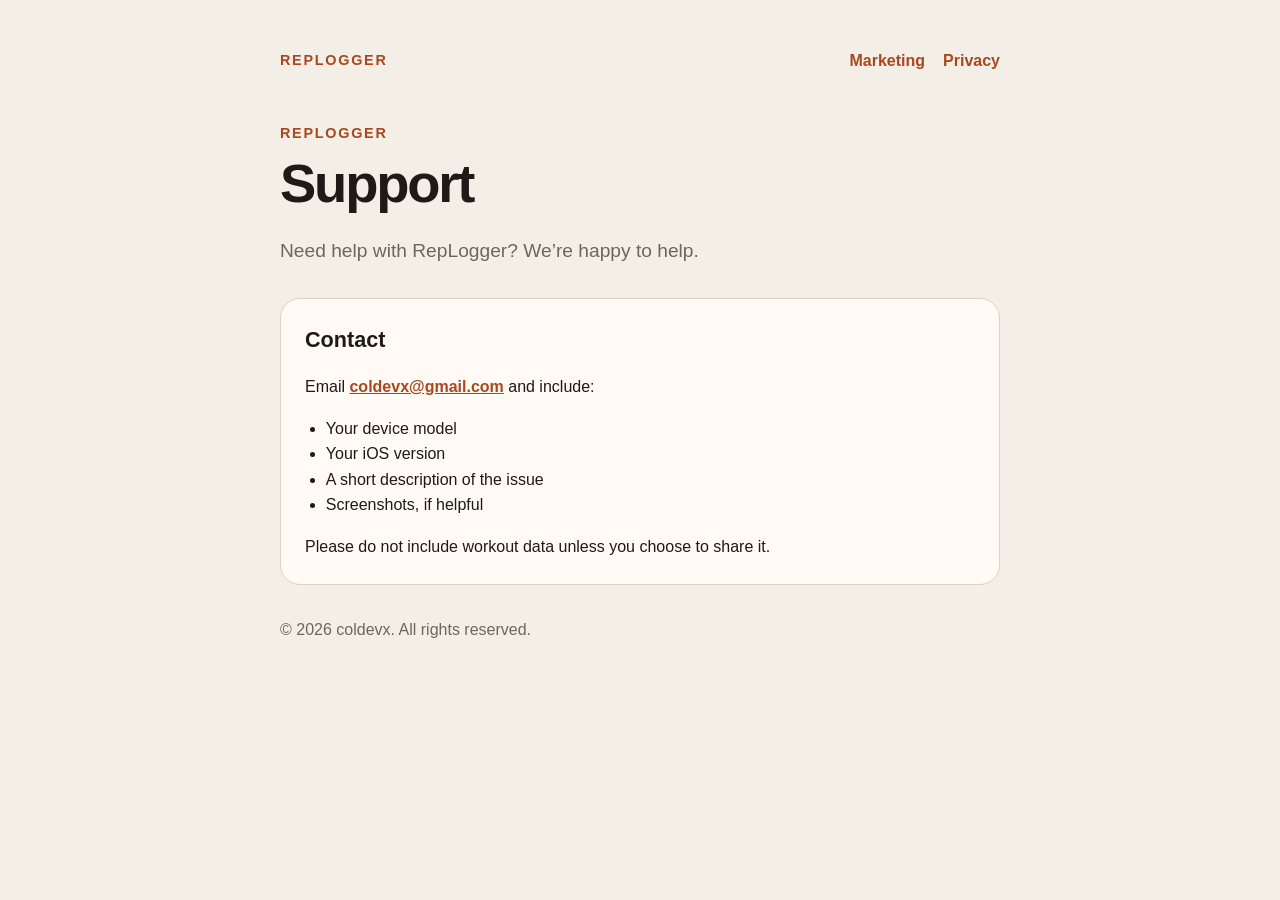
<file: index.html>
<!doctype html>
<html lang="en">
  <head>
    <meta charset="utf-8" />
    <meta name="viewport" content="width=device-width, initial-scale=1" />
    <meta
      name="description"
      content="Support and contact information for the RepLogger strength-training app."
    />
    <title>RepLogger Support</title>
    <link rel="stylesheet" href="styles.css" />
  </head>
  <body>
    <main class="compact">
      <nav aria-label="Primary navigation">
        <a class="brand" href="./">RepLogger</a>
        <div class="nav-links">
          <a href="marketing/">Marketing</a>
          <a href="privacy/">Privacy</a>
        </div>
      </nav>

      <p class="eyebrow">RepLogger</p>
      <h1>Support</h1>
      <p class="intro">Need help with RepLogger? We’re happy to help.</p>

      <section class="card" aria-labelledby="contact-heading">
        <h2 id="contact-heading">Contact</h2>
        <p>
          Email <a href="mailto:coldevx@gmail.com">coldevx@gmail.com</a> and
          include:
        </p>
        <ul>
          <li>Your device model</li>
          <li>Your iOS version</li>
          <li>A short description of the issue</li>
          <li>Screenshots, if helpful</li>
        </ul>
        <p>
          Please do not include workout data unless you choose to share it.
        </p>
      </section>

      <footer><p>© 2026 coldevx. All rights reserved.</p></footer>
    </main>
  </body>
</html>
</file>
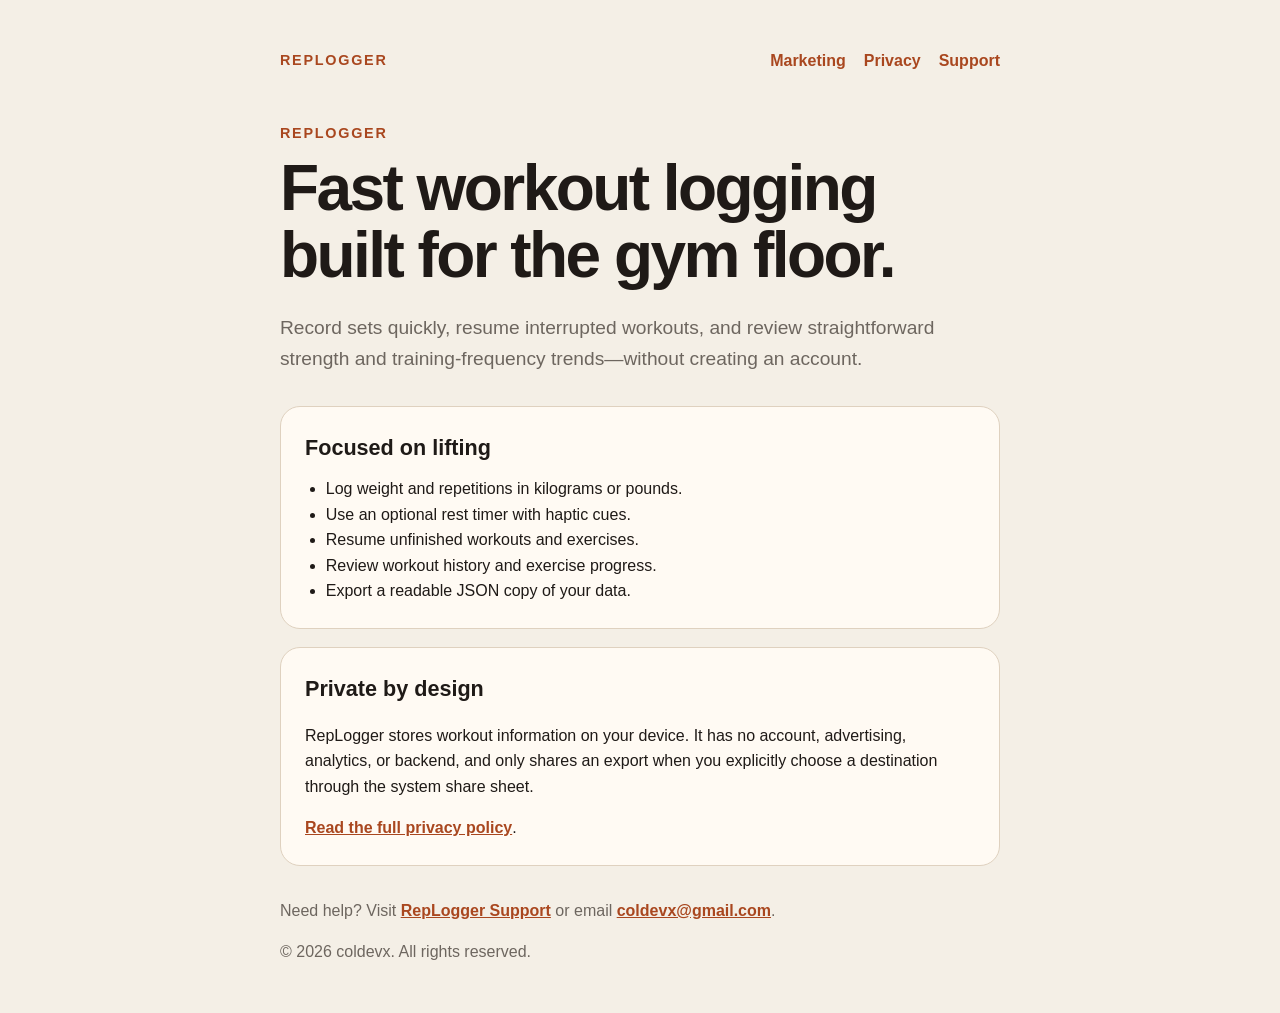
<file: marketing/index.html>
<!doctype html>
<html lang="en">
  <head>
    <meta charset="utf-8" />
    <meta name="viewport" content="width=device-width, initial-scale=1" />
    <meta
      name="description"
      content="RepLogger is a focused strength-training log for fast set tracking, workout history, and simple progress trends."
    />
    <title>RepLogger — Simple Strength Workout Log</title>
    <link rel="stylesheet" href="../styles.css" />
  </head>
  <body>
    <main>
      <nav aria-label="Primary navigation">
        <a class="brand" href="../">RepLogger</a>
        <div class="nav-links">
          <a aria-current="page" href="./">Marketing</a>
          <a href="../privacy/">Privacy</a>
          <a href="../">Support</a>
        </div>
      </nav>

      <p class="eyebrow">RepLogger</p>
      <h1>Fast workout logging built for the gym floor.</h1>
      <p class="intro">
        Record sets quickly, resume interrupted workouts, and review
        straightforward strength and training-frequency trends—without creating
        an account.
      </p>

      <section class="card" aria-labelledby="features-heading">
        <h2 id="features-heading">Focused on lifting</h2>
        <ul>
          <li>Log weight and repetitions in kilograms or pounds.</li>
          <li>Use an optional rest timer with haptic cues.</li>
          <li>Resume unfinished workouts and exercises.</li>
          <li>Review workout history and exercise progress.</li>
          <li>Export a readable JSON copy of your data.</li>
        </ul>
      </section>

      <section class="card" aria-labelledby="privacy-heading">
        <h2 id="privacy-heading">Private by design</h2>
        <p>
          RepLogger stores workout information on your device. It has no
          account, advertising, analytics, or backend, and only shares an export
          when you explicitly choose a destination through the system share
          sheet.
        </p>
        <p><a href="../privacy/">Read the full privacy policy</a>.</p>
      </section>

      <footer>
        <p>
          Need help? Visit <a href="../">RepLogger Support</a> or email
          <a href="mailto:coldevx@gmail.com">coldevx@gmail.com</a>.
        </p>
        <p>© 2026 coldevx. All rights reserved.</p>
      </footer>
    </main>
  </body>
</html>
</file>
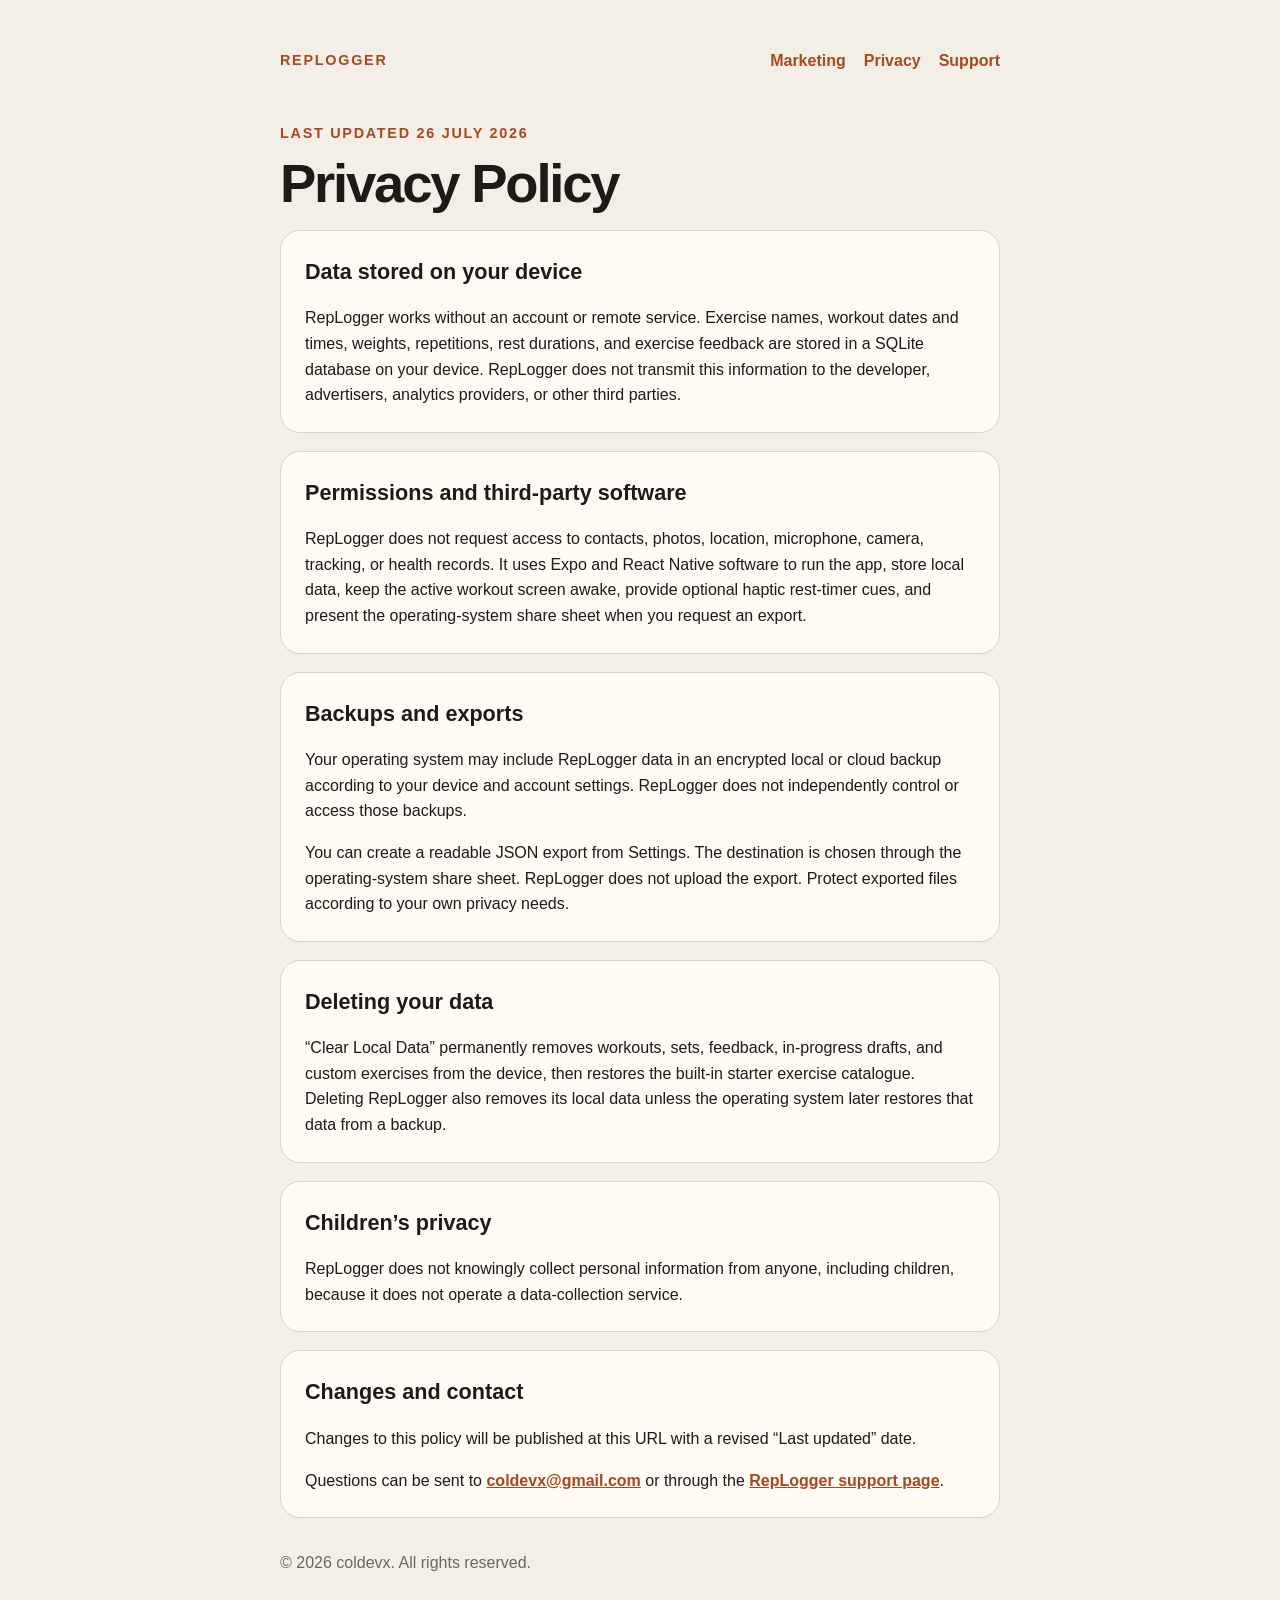
<file: privacy/index.html>
<!doctype html>
<html lang="en">
  <head>
    <meta charset="utf-8" />
    <meta name="viewport" content="width=device-width, initial-scale=1" />
    <meta
      name="description"
      content="Privacy policy for the RepLogger strength-training app."
    />
    <title>Privacy Policy — RepLogger</title>
    <link rel="stylesheet" href="../styles.css" />
  </head>
  <body>
    <main class="compact">
      <nav aria-label="Primary navigation">
        <a class="brand" href="../">RepLogger</a>
        <div class="nav-links">
          <a href="../marketing/">Marketing</a>
          <a aria-current="page" href="./">Privacy</a>
          <a href="../">Support</a>
        </div>
      </nav>

      <p class="eyebrow">Last updated 26 July 2026</p>
      <h1>Privacy Policy</h1>

      <section class="card" aria-labelledby="local-data-heading">
        <h2 id="local-data-heading">Data stored on your device</h2>
        <p>
          RepLogger works without an account or remote service. Exercise names,
          workout dates and times, weights, repetitions, rest durations, and
          exercise feedback are stored in a SQLite database on your device.
          RepLogger does not transmit this information to the developer,
          advertisers, analytics providers, or other third parties.
        </p>
      </section>

      <section class="card" aria-labelledby="permissions-heading">
        <h2 id="permissions-heading">Permissions and third-party software</h2>
        <p>
          RepLogger does not request access to contacts, photos, location,
          microphone, camera, tracking, or health records. It uses Expo and
          React Native software to run the app, store local data, keep the
          active workout screen awake, provide optional haptic rest-timer cues,
          and present the operating-system share sheet when you request an
          export.
        </p>
      </section>

      <section class="card" aria-labelledby="backup-heading">
        <h2 id="backup-heading">Backups and exports</h2>
        <p>
          Your operating system may include RepLogger data in an encrypted
          local or cloud backup according to your device and account settings.
          RepLogger does not independently control or access those backups.
        </p>
        <p>
          You can create a readable JSON export from Settings. The destination
          is chosen through the operating-system share sheet. RepLogger does not
          upload the export. Protect exported files according to your own
          privacy needs.
        </p>
      </section>

      <section class="card" aria-labelledby="deletion-heading">
        <h2 id="deletion-heading">Deleting your data</h2>
        <p>
          “Clear Local Data” permanently removes workouts, sets, feedback,
          in-progress drafts, and custom exercises from the device, then
          restores the built-in starter exercise catalogue. Deleting RepLogger
          also removes its local data unless the operating system later restores
          that data from a backup.
        </p>
      </section>

      <section class="card" aria-labelledby="children-heading">
        <h2 id="children-heading">Children’s privacy</h2>
        <p>
          RepLogger does not knowingly collect personal information from
          anyone, including children, because it does not operate a
          data-collection service.
        </p>
      </section>

      <section class="card" aria-labelledby="changes-heading">
        <h2 id="changes-heading">Changes and contact</h2>
        <p>
          Changes to this policy will be published at this URL with a revised
          “Last updated” date.
        </p>
        <p>
          Questions can be sent to
          <a href="mailto:coldevx@gmail.com">coldevx@gmail.com</a> or through the
          <a href="../">RepLogger support page</a>.
        </p>
      </section>

      <footer><p>© 2026 coldevx. All rights reserved.</p></footer>
    </main>
  </body>
</html>
</file>
<file: styles.css>
:root {
  color-scheme: light;
  --accent: #a9471f;
  --background: #f4efe6;
  --border: #dfd1bf;
  --muted: #6d665f;
  --surface: #fffaf3;
  --text: #1f1a17;
}

* {
  box-sizing: border-box;
}

body {
  background: var(--background);
  color: var(--text);
  font-family: -apple-system, BlinkMacSystemFont, "Segoe UI", sans-serif;
  line-height: 1.6;
  margin: 0;
}

main {
  margin: 0 auto;
  max-width: 760px;
  padding: 48px 20px;
}

nav {
  align-items: center;
  display: flex;
  flex-wrap: wrap;
  gap: 12px 20px;
  justify-content: space-between;
  margin-bottom: 48px;
}

nav a {
  text-decoration: none;
}

.nav-links {
  display: flex;
  gap: 18px;
}

.brand,
.eyebrow {
  color: var(--accent);
  font-size: 0.9rem;
  font-weight: 800;
  letter-spacing: 0.12em;
  margin: 0;
  text-transform: uppercase;
}

h1 {
  font-size: clamp(2.25rem, 7vw, 4rem);
  letter-spacing: -0.04em;
  line-height: 1.05;
  margin: 10px 0 0;
}

.compact h1 {
  font-size: clamp(2.1rem, 6vw, 3.4rem);
}

.intro {
  color: var(--muted);
  font-size: 1.2rem;
  margin: 24px 0 32px;
}

.card {
  background: var(--surface);
  border: 1px solid var(--border);
  border-radius: 20px;
  margin-top: 18px;
  padding: 24px;
}

h2 {
  font-size: 1.35rem;
  margin: 0 0 10px;
}

p:last-child {
  margin-bottom: 0;
}

ul {
  margin: 0;
  padding-left: 1.3rem;
}

a {
  color: var(--accent);
  font-weight: 700;
}

footer {
  color: var(--muted);
  margin-top: 32px;
}

@media (max-width: 480px) {
  main {
    padding-top: 28px;
  }

  nav {
    align-items: flex-start;
    flex-direction: column;
    margin-bottom: 36px;
  }
}
</file>
